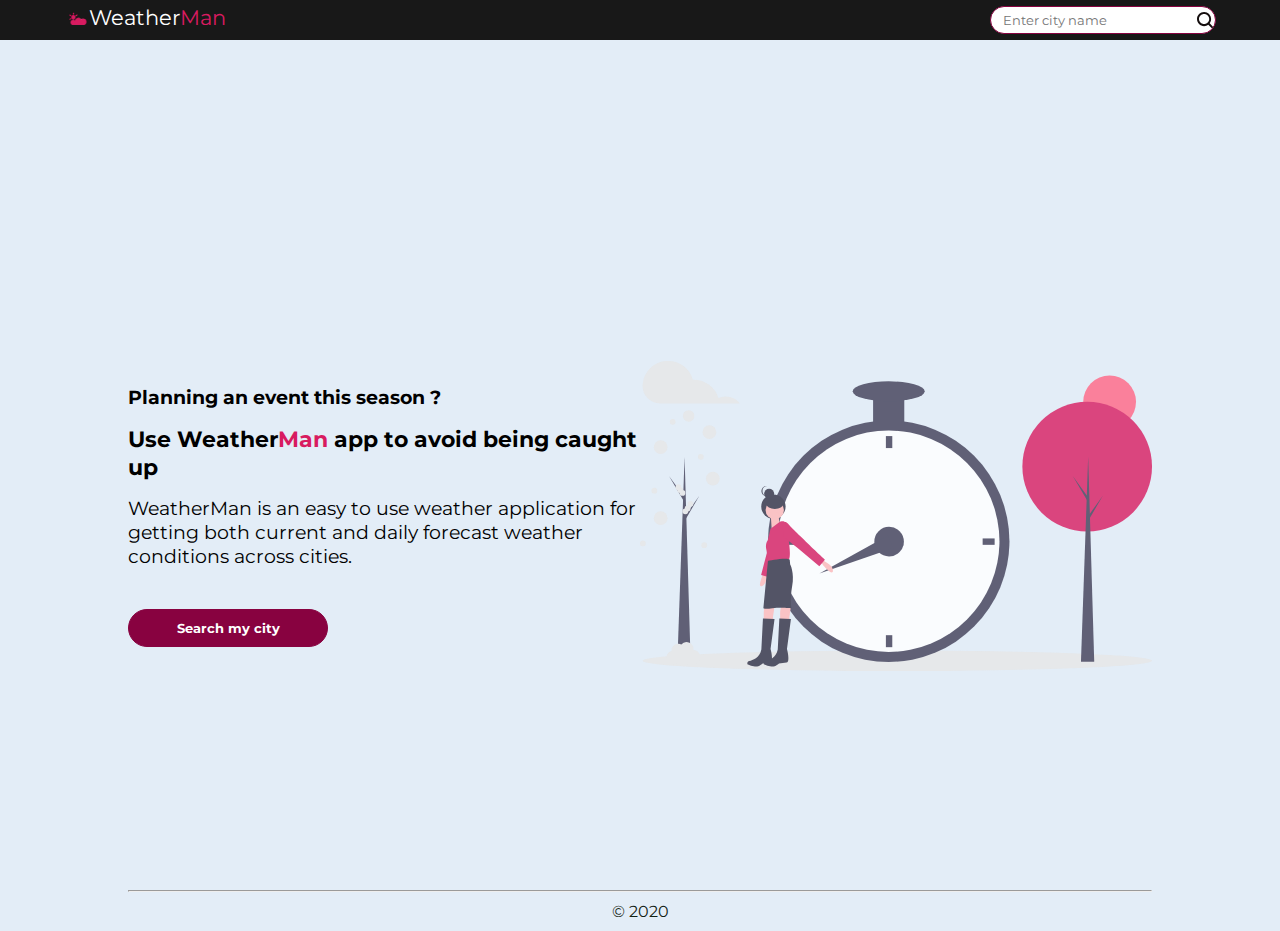
<file: index.html>
<!DOCTYPE html>
<html lang="en">
<head>
    <meta charset="UTF-8">
    <meta name="viewport" content="width=device-width, initial-scale=1.0">
    <meta name="theme-color" content="#E3EDF7">
    <meta name="description" content="PWA weather app">
    <link rel="icon" href="/asset/img/favicon.ico" />
    <link rel="stylesheet" href="/asset/css/style.css">
    <link href="https://fonts.googleapis.com/css2?family=Montserrat:wght@300;400&display=swap" rel="stylesheet">
    <link rel="manifest" href="/manifest.json">
    <!-- ios support -->
    <link rel="apple-touch-icon" href="/asset//img/icons/icon96x96.png">
    <meta name="apple-mobile-web-app-status-bar" content="#E3EDF7">

    <title>WeatherMan</title>
</head>
<body>
    <nav class="nav-container" id="nav-container">
        <ul class="nav">
            <li class="nav-link"><a href="/index.html"><img alt="brand" src="/asset/img/icons/icon100x100.png" width="20px" />Weather<span>Man</span></a></li>
            <li class="nav-link li-search">
                <input class="nav-search-input" id="nav-search" placeholder="Enter city name"/>
                <svg width="16" height="16" viewBox="0 0 16 16"><title>zoom-2</title>
                    <g fill="#150e0e">
                    <path fill="#150e0e" d="M12.7,11.3c0.9-1.2,1.4-2.6,1.4-4.2C14.1,3.2,11,0,7.1,0S0,3.2,0,7.1c0,3.9,3.2,7.1,7.1,7.1 c1.6,0,3.1-0.5,4.2-1.4l3,3c0.2,0.2,0.5,0.3,0.7,0.3s0.5-0.1,0.7-0.3c0.4-0.4,0.4-1,0-1.4L12.7,11.3z M7.1,12.1 C4.3,12.1,2,9.9,2,7.1S4.3,2,7.1,2s5.1,2.3,5.1,5.1S9.9,12.1,7.1,12.1z"></path>
                    </g>
                </svg>
            </li>

        </ul>
        <a id="toggler" class="toggler"><img src="/asset/img/menu.png" width="20px" height="15px" alt="toggler"/></a>
    </nav>
    <main class="main-container">
        <section class="left-container section-one">
            <div class="section-one-div-left">
                <h5>Planning an event this season ?</h5>
                <h1>Use Weather<span>Man</span> app to avoid being caught up</h1>
                <p>WeatherMan is an easy to use weather application for getting both current and
                    daily forecast weather conditions across cities.
                </p>
                <a href="/pages/search.html"><button class="cta">Search my city</button></a>
            </div>
            <div class="section-one-div-right">
            <!-- <img src="/asset/img/girltime.svg"/> -->
            <svg id="a115e649-e6de-4a08-abb2-c2a69b6ac895" data-name="Layer 1" xmlns="http://www.w3.org/2000/svg" width="892.6139" height="540.80203" viewBox="0 0 892.6139 540.80203"><title>season_change</title><circle cx="73.89615" cy="71.32961" r="46" fill="#ff6584"/>
                <ellipse cx="444.00318" cy="522.80203" rx="444.00318" ry="18" fill="#e6e6e6"/><circle cx="113" cy="184.2194" r="113" fill="#d81b60"/>
                <polygon points="123.892 524.581 100.747 524.581 111.298 167.201 123.892 524.581" fill="#3f3d56"/><polygon points="113.34 234.933 138.187 200.557 113 243.442 110.277 238.677 113.34 234.933" fill="#3f3d56"/>
                <polygon points="110.617 269.65 85.771 235.274 110.958 278.159 113.681 273.394 110.617 269.65" fill="#3f3d56"/><polygon points="827.505 524.957 804.361 524.957 814.912 167.577 827.505 524.957" fill="#3f3d56"/>
                <polygon points="816.954 235.309 841.801 200.933 816.614 243.818 813.891 239.053 816.954 235.309" fill="#3f3d56"/>
                <polygon points="814.231 270.026 789.385 235.65 814.572 278.535 817.295 273.77 814.231 270.026" fill="#3f3d56"/>
                <circle cx="459.05561" cy="314.39327" r="210.50358" fill="#3f3d56"/><circle cx="459.05561" cy="314.39327" r="193.07779" fill="#fff"/><circle cx="458.35857" cy="315.0903" r="25.79017" fill="#3f3d56"/><rect x="452.78232" y="131.07392" width="11.15251" height="20.91095" fill="#3f3d56"/><rect x="452.78232" y="478.19572" width="11.15251" height="20.91095" fill="#3f3d56"/><rect x="432.91447" y="484.23381" width="11.15251" height="20.91095" transform="translate(779.48696 -123.40042) rotate(90)" fill="#3f3d56"/>
                <rect x="780.03627" y="484.23381" width="11.15251" height="20.91095" transform="translate(1126.60876 -470.52223) rotate(90)" fill="#3f3d56"/><polygon points="450.924 326.286 460.455 304.493 579.88 370.635 450.924 326.286" fill="#3f3d56"/>
                <rect x="431.87137" y="53.00636" width="54.36848" height="62.73286" fill="#3f3d56"/><ellipse cx="459.05561" cy="53.00636" rx="62.73286" ry="17.42579" fill="#3f3d56"/><path d="M730.1985,531.28345l-3.48516,4.87922s-16.03173,18.81986-16.72876,9.75845,11.84954-15.3347,11.84954-15.3347l6.97032-4.18219Z" transform="translate(-153.69305 -179.59899)" fill="#ffb8b8"/><path d="M829.41778,547.74522l2.91833,5.238s10.14843,22.54357,1.66044,19.29564-8.78836-17.27221-8.78836-17.27221l-.79685-8.08957Z" transform="translate(-153.69305 -179.59899)" fill="#ffb8b8"/>
                <circle cx="660.03348" cy="254.04245" r="21.22425" fill="#2f2e41"/><path d="M811.75122,607.95694l2.78812,18.12283V631.656h16.03173V624.6857s.697-12.54657-2.09109-16.03173S811.75122,607.95694,811.75122,607.95694Z" transform="translate(-153.69305 -179.59899)" fill="#ffb8b8"/>
                <path d="M783.17291,607.95694l2.78813,18.12283V631.656h16.03173V624.6857s.697-12.54657-2.09109-16.03173S783.17291,607.95694,783.17291,607.95694Z" transform="translate(-153.69305 -179.59899)" fill="#ffb8b8"/>
                <path d="M793.96129,462.38371s-6.16626,3.25-1.9546,10.64285,28.92249,83.8766,28.92249,83.8766l14.25582-4.04685-12.57235-48.37053-7.1988-30.40158Z" transform="translate(-153.69305 -179.59899)" fill="#d81b60"/><circle cx="657.70965" cy="260.02479" r="16.03173" fill="#ffb8b8"/><path d="M818.72153,442.06339l-2.09109,32.76049L801.99277,464.3684s4.87922-19.51689,3.48516-20.911Z" transform="translate(-153.69305 -179.59899)" fill="#ffb8b8"/>
                <path d="M818.72153,472.03575l-15.769-11.67706s-7.23305-2.9606-9.32415.52455-12.54657,55.06551-6.97032,64.824c0,0,29.97237,6.27328,36.24565,2.78812l2.78813-18.12282s3.48516-11.15251-2.0911-18.12283Z" transform="translate(-153.69305 -179.59899)" fill="#d81b60"/>
                <path d="M797.81058,461.58028s-5.57625-4.18219-10.45548,2.78812-63.42988,62.03583-63.42988,62.03583l9.75844,11.15251,38.33675-32.06346,24.39611-19.51689Z" transform="translate(-153.69305 -179.59899)" fill="#d81b60"/><path d="M823.25224,528.14681s-34.50307-6.6218-37.98823-1.74258l-.697,7.66735s-7.66735,14.63766-3.48516,38.33674,1.39406,38.33675,1.39406,38.33675,18.81986-2.0911,32.76049,0,16.03173,0,16.03173,0Z" transform="translate(-153.69305 -179.59899)" fill="#2f2e41"/>
                <path d="M831.96514,628.86789l-20.21392.697,6.97031,52.27739s-5.57625,22.305.697,23.69907a70.7125,70.7125,0,0,0,13.24361,1.39407s6.27328,6.27328,13.2436,5.57625a39.034,39.034,0,0,0,13.2436-4.18219s1.39407-4.18219-3.48516-5.57625-18.12282-5.57626-20.911-20.21392Z" transform="translate(-153.69305 -179.59899)" fill="#2f2e41"/>
                <path d="M803.38683,628.86789l-20.21392.697,6.97032,52.27739s-5.57625,22.305.697,23.69907a70.7125,70.7125,0,0,0,13.24361,1.39407s6.27328,6.27328,13.2436,5.57625a39.034,39.034,0,0,0,13.2436-4.18219s1.39407-4.18219-3.48516-5.57625S808.96309,697.177,806.175,682.53934Z" transform="translate(-153.69305 -179.59899)" fill="#2f2e41"/>
                <circle cx="667.45803" cy="231.7041" r="8.78245" fill="#2f2e41"/>
                <path d="M832.861,406.54593a8.78336,8.78336,0,0,0-7.86761-8.735,8.881,8.881,0,0,1,.91484-.04748,8.78244,8.78244,0,0,1,0,17.56489,8.881,8.881,0,0,1-.91484-.04748A8.78336,8.78336,0,0,0,832.861,406.54593Z" transform="translate(-153.69305 -179.59899)" fill="#2f2e41"/>
                <ellipse cx="657.56451" cy="249.54235" rx="14.63741" ry="8.78245" fill="#2f2e41"/>
                <path id="cloud-big" d="M1041.81277,221.75021a44.67678,44.67678,0,0,0-87.65662-9.41942c-.54125-.01942-1.082-.04117-1.628-.04117a44.68754,44.68754,0,0,0-42.86662,32.08892,31.5744,31.5744,0,0,0-37.46546,9.31921h139.36225a30.21954,30.21954,0,0,0,30.28607-31.28863Q1041.831,222.08017,1041.81277,221.75021Z" transform="translate(-153.69305 -179.59899)" fill="#e6e6e6"/>
                <circle class='circle-1' cx="771.6139" cy="124.178" r="12" fill="#e6e6e6"/>
                <circle class='circle-2' cx="807.84695" cy="95.88566" r="9.9918" fill="#e6e6e6"/><circle class='circle-2' cx="856.6139" cy="150.178" r="12" fill="#e6e6e6"/><circle cx="765.6139" cy="205.178" r="12" fill="#e6e6e6"/><circle class='circle-1'cx="856.6139" cy="274.178" r="12" fill="#e6e6e6"/><path d="M991.28736,685.16529c.00415-.13007.01959-.2572.01959-.38831a11.98223,11.98223,0,0,0-16.98706-10.90472,11.96811,11.96811,0,0,0-20.8316,9.91388c-.061-.00092-.12012-.00916-.18134-.00916a12,12,0,1,0,7.33429,21.48322,11.99355,11.99355,0,0,0,20.62177,1.21716,11.99014,11.99014,0,1,0,10.02435-21.31207Z" transform="translate(-153.69305 -179.59899)" fill="#e6e6e6"/>
                <circle cx="867.6139" cy="226.178" r="5" fill="#e6e6e6"/><circle cx="835.6139" cy="106.178" r="5" fill="#e6e6e6"/><circle cx="818.6139" cy="230.178" r="5" fill="#e6e6e6"/><circle cx="822.6139" cy="225.178" r="5" fill="#e6e6e6"/><circle cx="825.6139" cy="220.178" r="5" fill="#e6e6e6"/><circle cx="813.6139" cy="262.178" r="5" fill="#e6e6e6"/><circle cx="887.6139" cy="318.178" r="5" fill="#e6e6e6"/>
                <circle cx="780.6139" cy="321.178" r="5" fill="#e6e6e6"/><circle cx="786.6139" cy="167.178" r="5" fill="#e6e6e6"/><circle cx="809.6139" cy="257.178" r="5" fill="#e6e6e6"/><circle cx="804.6139" cy="249.178" r="5" fill="#e6e6e6"/></svg>

            </div>
            
        </section>
    </hr>
    <hr></hr>
    <footer class="footer">&copy; 2020</footer>
        
    </main>
    <script src="/asset//js/serviceWorker.js"></script>
    <script src="/asset/js/index.js"></script>
    
</body>
</html>
</file>
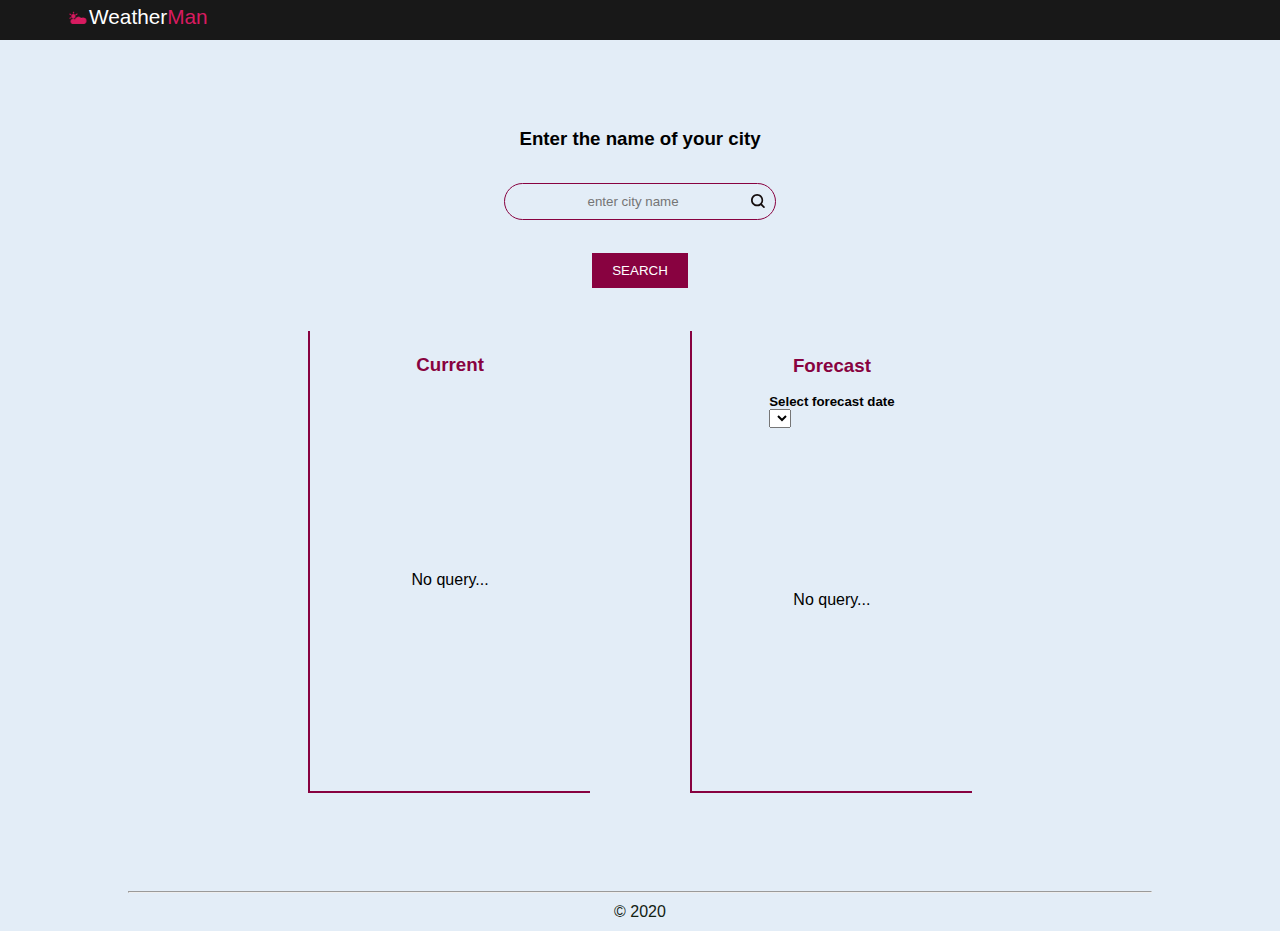
<file: pages/search.html>
<!DOCTYPE html>
<html lang="en">
<head>
    <meta charset="UTF-8">
    <meta name="viewport" content="width=device-width, initial-scale=1.0">
    <meta name="theme-color" content="#E3EDF7">
    <meta name="description" content="PWA weather app">
    <link rel="icon" href="/asset/img/favicon.ico" />
    <link rel="stylesheet" href="/asset/css/style.css">
    <link href="https://fonts.googleapis.com/css2?family=Montserrat:wght@300;400&display=swap" rel="stylesheet">
    <link rel="manifest" href="/manifest.json">
     <!-- ios support -->
     <link rel="apple-touch-icon" href="/asset//img/icons/icon96x96.png">
     <meta name="apple-mobile-web-app-status-bar" content="#E3EDF7">
    
    <title>WeatherMan</title>
</head>
<body>
    <nav class="nav-container" id="nav-container">
        <ul class="nav">
            <li class="nav-link"><a href="/index.html"><img src="/asset/img/icons/icon100x100.png" width="20px" />Weather<span>Man</span></a></li>
        </ul>
        <a id="toggler" class="toggler"><img src="/asset/img/menu.png" width="20px" height="15px"/></a>
    </nav>
    <main class="main-container">
        <section class="search-info">
            <div class="info-area">
                <h3>Enter the name of your city</h3>
                <div class="city-input-div">
                    <input class="city-input" id="city-input" autofocus placeholder="enter city name"/>
                    <svg xmlns="http://www.w3.org/2000/svg" width="16" height="16" viewBox="0 0 16 16"><title>zoom-2</title>
                        <g fill="#150e0e">
                        <path fill="#150e0e" d="M12.7,11.3c0.9-1.2,1.4-2.6,1.4-4.2C14.1,3.2,11,0,7.1,0S0,3.2,0,7.1c0,3.9,3.2,7.1,7.1,7.1 c1.6,0,3.1-0.5,4.2-1.4l3,3c0.2,0.2,0.5,0.3,0.7,0.3s0.5-0.1,0.7-0.3c0.4-0.4,0.4-1,0-1.4L12.7,11.3z M7.1,12.1 C4.3,12.1,2,9.9,2,7.1S4.3,2,7.1,2s5.1,2.3,5.1,5.1S9.9,12.1,7.1,12.1z"></path>
                        </g>
                    </svg>
                </div>
                <button class="cta" id="search-action">SEARCH</button>
                <div class="display-general-container" id="display-toggler">
                    <div class="search-result-container">
                        <h3 class='state'>Current</h3>
                        <div id="search-result-container"></div>
                    </div>
                    
                    <div class="search-result-container-forecast-select" >
                        <h3 class='state'>Forecast</h3>
                        <div>
                            <h5 class="">Select forecast date</h5>
                            <select id='selectForecast'></select>
                        </div>
                        
                        <div class="forecast-display" id=forecast-display>

                        </div>
                    </div>
                </div>
            </div> 
        </section>
    <hr></hr>
    <footer class="footer">&copy; 2020</footer>
        
    </main>
    <script src="/asset//js/serviceWorker.js"></script>
    <script src="/asset/js/index.js"></script>
    <script src="/asset/js/search.js"></script>
    
</body>
</html>
</file>
<file: asset/css/style.css>
:root{
    --primary:blue;
    --navColor:#181818;
    --highlightColor:#880240
}
*{
    padding:0;
    margin: 0;
    border-style: border-box;
    font-family: 'Montserrat', sans-serif;
}
body{
    width: 100vw;
    min-height: 100vh;
    background: #E3EDF7

}
.nav-container{
    height: 40px;
    width: 100vw;
    background: var(--navColor);
    display: flex;
    transition: .5s;
    /* justify-content: center;
    align-items: center; */
    
}
.mobile{
    height: 100px;
}
nav ul{
    margin: 0;
    margin: 0 auto;
    width: 90vw;
    list-style: none;
    display: flex;
    justify-content: space-between;
    color: white;
    overflow: hidden;
}
nav ul li{
    padding: 5px;
}
.nav .nav-link a{
    cursor: pointer;
    font-size: 1.3em;  
    text-decoration: none;
    color: inherit;
}
.nav .nav-link a span{
    color: #D81B60;
}
.toggler{
    background: white;
    cursor: pointer;
    height: fit-content;
    margin-left: 40px;
    position: absolute;
    top: 10px;
    right: 20px;
}
.main-container{
    width: 80vw;
    height: 99vh;
    margin: 0 auto;
    display: flex;
    flex-direction: column;
    position: relative;
}
.main-container .section-one{
    display: flex;
    align-items: center;
    flex: 1;
    margin-top: 10%;
}
.section-one .section-one-div-left{
    flex: 1;
    display: flex;
    flex-direction: column;
    justify-content: center;
    /* min-height: 80vh; */
}
.section-one-div-left h5, .section-one-div-left h1, .section-one-div-left p{
    margin-bottom: 3%
}

.section-one-div-left span{
    color: #D81B60;
}
.section-one-div-left .cta{
    width: 200px;
    padding: 10px 0;
    background: var(--highlightColor);
    border: 1px solid var(--highlightColor);
    color: white;
    font-weight: bold;
    border-radius: 24px;
    transition: all .5s;
    margin-top: 5%;
    animation-name: cta;
    animation-duration: 1s;
    animation-delay: 1.2s;
    animation-fill-mode: forwards;
    cursor: pointer;
    outline: none;
}
.section-one-div-left .cta:hover{
    background: none;
    color: black;
    box-shadow: 4px 4px 0px #eee;
}
.section-one .section-one-div-right{
    flex: 1;
    height: 50vh;   
}
.section-one-div-right svg{
    max-width: 100%;
    max-height: 100%;
    transform: rotateY(180deg);
    opacity: 0.8;
    /* background: crimson; */
    /* box-shadow: 0px 14px 0px #ddd; */
}

#cloud-big{
    animation-name: mycloud;
    animation-iteration-count: infinite;
    animation-duration: 1.5s;
}
.circle-1{
    position: relative;
    animation-name: snows;
    animation-iteration-count: infinite;
    animation-duration: 1.5s;
    animation-delay: 1s;
}
.circle-2{
    animation-name: snows;
    animation-iteration-count: infinite;
    animation-duration: 2.5s;
}

.footer{
    color: #122112;
    display: flex;
    justify-content: center;
    padding: 10px;
    position: relative;
    bottom: 0;
}

.section-one-div-left h5{
    position: relative;
    font-size: 1.2em;
    animation-name: introh3;
    animation-duration: .3s;
    animation-fill-mode: forwards;
}
.section-one-div-left h1{
    position: relative;
    font-size: 1.4em;
    animation-name: introh1;
    animation-duration: .5s;
    animation-fill-mode: forwards;
    
}
.section-one-div-left p{
    position: relative;
    font-size: 1.2em;
    animation-name: introp;
    animation-duration: .7s;
    animation-fill-mode: forwards;
}

@keyframes mycloud{
    0%{
        opacity: 0;
    }50%{
        opacity: 1;
    }
    100%{
        opacity: 0;
    }
}
@keyframes introh3{
    0%{
        top: -10000px;
    }
    100%{
        top: 0;
    }
}
@keyframes introh1{
    0%{
        left: -10000px;
    }
    100%{
        left: 0;
    }
}
@keyframes introp{
    0%{
        left: 10000px;
    }
    100%{
        left: 0;
    }
}
@keyframes cta{
    0%{
        bottom: 10000px;
    }
    100%{
        bottom: 0;
    }
}
@keyframes snows{
    0%{
        top: 10000px;
        opacity: 0;
    }
    100%{
        top: 0;
        opacity: 1;
    }
}
@media screen and (max-width:700px){
    .section-one{
        display: flex;
        flex-direction: column;
        /* margin-top: 10%; */
    }
    .section-one-div-left{
        margin-bottom: 10%;
    }
}
@media screen and (min-width:700px){
    .toggler{
        display: none;
    }
}
@media screen and (max-width:700px){
    nav ul{
        flex-direction: column;
        justify-content: start;
    
    }
    .li-search{
        margin-top: 20px;
    }
}


/* search page extra */
.li-search{
    border: 1px solid var(--highlightColor);
    border-radius: 24px;
    display: flex;
    align-items: center;
    padding: 2px !important;
    background: white;
    height: fit-content;
    align-self: center;
}
.nav-search-input{
    outline: none;
    color: #122112;
    border: none;
    padding: 3px 10px;
    background: none;
}
.search-info{
    display: flex;
    justify-content: center;
    align-items: center;
    /* background: #E3EDF7 ; */
    /* margin-top: 10%; */
    flex: 1;
}
.info-area{
    display: flex;
    flex-direction: column;
    align-items: center;
    justify-content: center;
}
.info-area h3{
    margin-bottom: 5%;
}
.info-area button{
    background: var(--highlightColor);
    color: white;
    padding: 10px 20px;
    border: none;
    outline: none;
    cursor: pointer;
}
.city-input-div{
    border: 1px solid var(--highlightColor);
    width: 250px;
    max-width: 80vw;
    padding: 0 10px;
    border-radius: 24px;
    margin-bottom: 5%;
    display: flex;
    align-items: center;
}
.city-input{
    background: none;
    border: none;
    padding:10px;
    outline: none;
    text-align: center;
    width: 100%;
}
.svg-section{
    position: absolute;
    width: fit-content;
    opacity:0.2;
    flex: 1;
    bottom: 30%;
    top: 20%;
    z-index: -1;
}
.svg-section img{
    max-width: 50%;
    
    
}
.display-general-container{
    display: flex;
    margin-top: 5%;
}

@media screen and (max-width:600px){
    .display-general-container{
        flex-direction: column;
        
    }
    .search-result-container-forecast-select{
        margin-left: 0%;
    }
    .search-result-container{
        margin-right: 0%;
    }
}

.search-result-container-forecast-select{
    margin-top: 10px;
    background: #E3EDF7;
    width: 310px;
    height: 420px;
    max-width: 80vw;
    padding: 20px 10px;
    display: flex;
    flex-direction: column;
    align-items: center;
    justify-content: space-evenly;
    margin-bottom: 10px;
    transition:all .2s ;
    cursor: pointer;
    border-bottom: 2px solid var(--highlightColor);
    border-left: 2px solid var(--highlightColor);
}
.search-result-container{
    margin-top: 10px;
    margin-right:15% ;
    background: #E3EDF7;
    width: 310px;
    height: 420px;
    max-width: 80vw;
    padding: 20px 10px;
    display: flex;
    flex-direction: column;
    align-items: center;
    justify-content: space-evenly;
    margin-bottom: 10px;
    transition:all .2s ;
    cursor: pointer;
    border-bottom: 2px solid var(--highlightColor);
    border-left: 2px solid var(--highlightColor);
}
#search-result-container{
    display: flex;
    flex-direction: column;
    align-items: center;
    justify-content: space-evenly;
    height: 90%;
}
.search-result-container:hover{
    transform: translateY(-5%) ;
    
}
.search-result-container-forecast-select:hover{
    transform: translateY(-5%) ;
}
.forecast-display{
    display: flex;
    flex-direction: column;
    align-items: center;
    justify-content: space-evenly;
    height: 80%;
}
.state{
    color: var(--highlightColor);
}

.wind-info{
    display: flex;
    flex-direction: column;
    justify-content: space-between;
}
.wind-info span{
    display: flex;
    justify-content: space-between;
}
.wind-info span img{
    margin-right: 10px;
}
.temp{
    display: flex;
}
.temp-div{
    display: flex;
    flex-direction: column;
    align-items: center;
    justify-content: space-between;
}
.temp-div h5{
    margin-bottom: 10px;
}
.temp-info{
    font-size: 2em;
    
}

@keyframes temp{
    0%{
        top: 1000;
    }
    100%{
        top: 0;
    }
}
</file>
